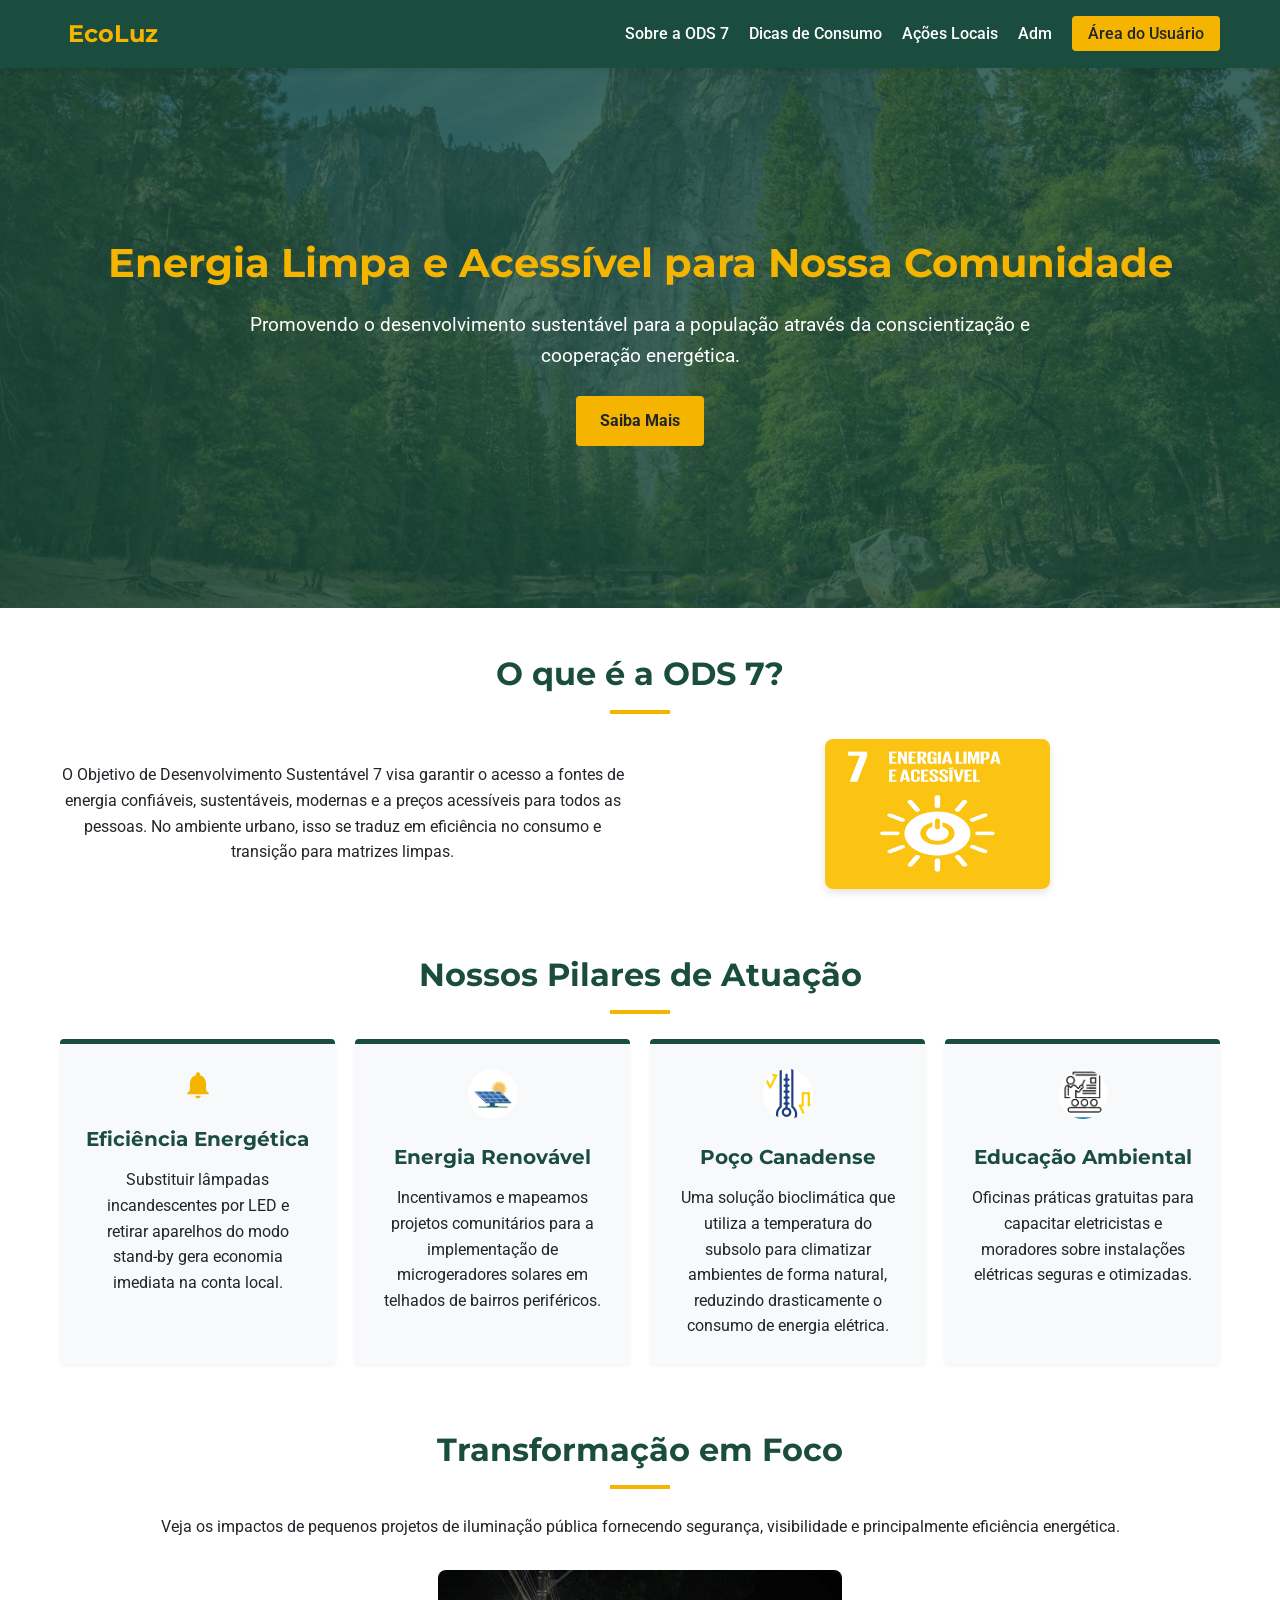
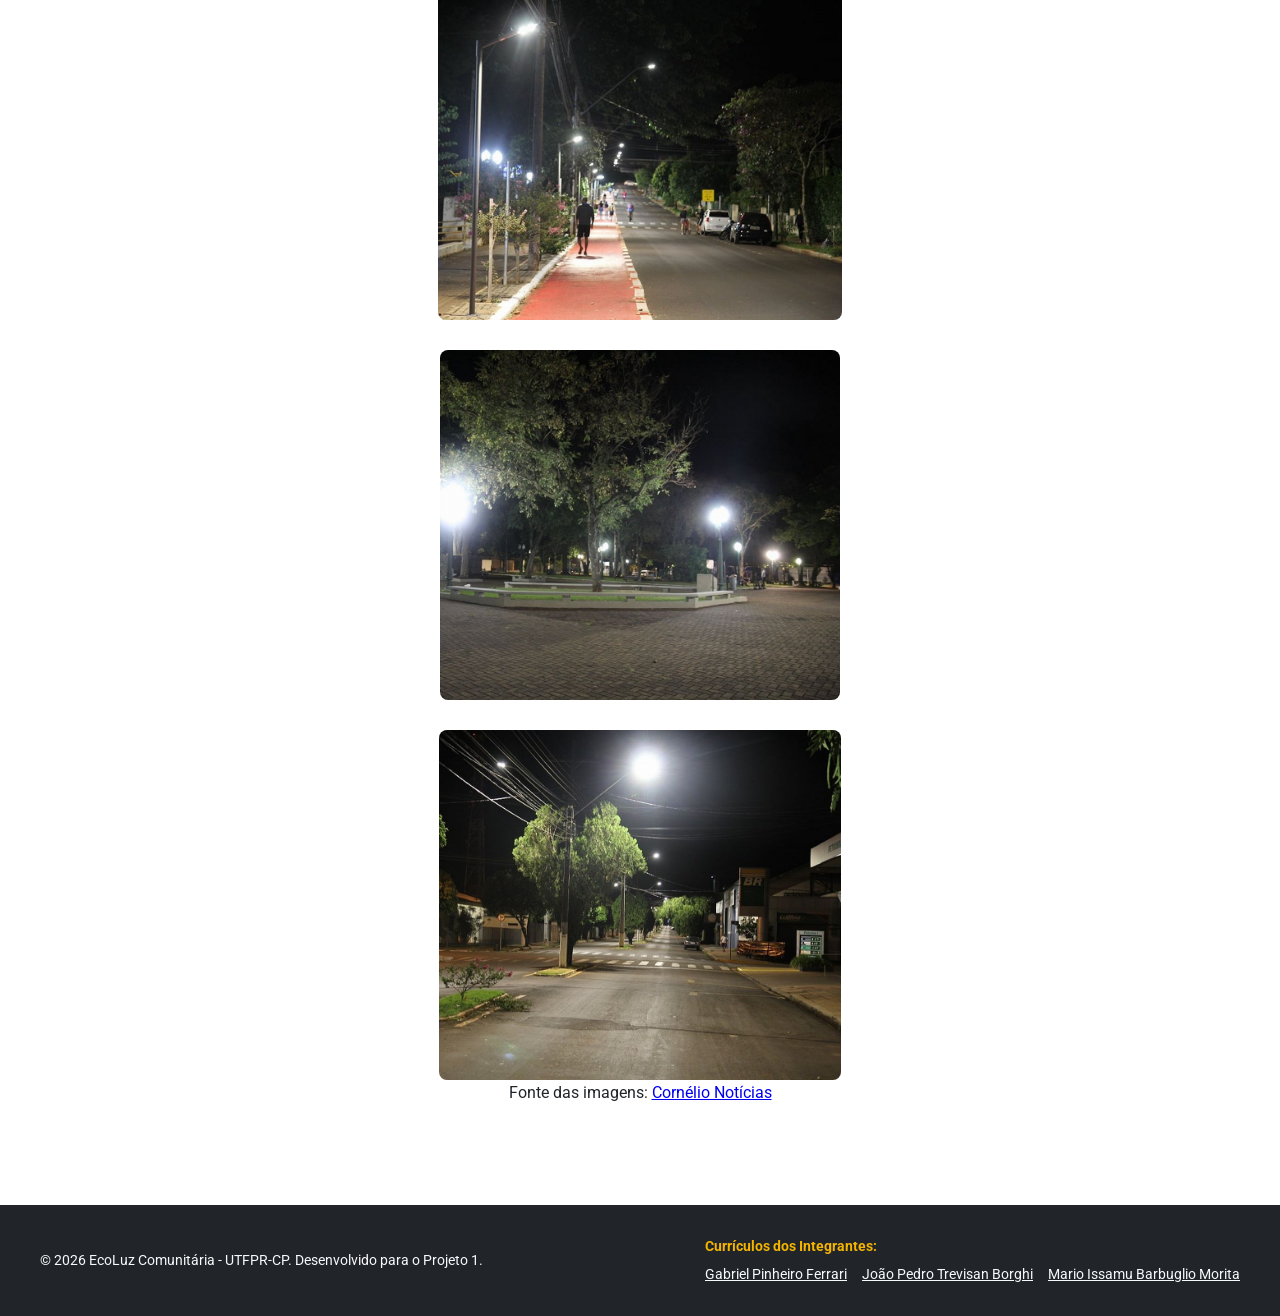
<file: index.html>
<!DOCTYPE html>
<html lang="pt-BR">
<head>
    <meta charset="UTF-8">
    <meta name="viewport" content="width=device-width, initial-scale=1.0">
    <title>EcoLuz Comunitária - ODS 7</title>
    <link rel="preconnect" href="https://fonts.googleapis.com">
    <link rel="preconnect" href="https://fonts.gstatic.com" crossorigin>
    <link href="https://fonts.googleapis.com/css2?family=Montserrat:wght@400;700&family=Roboto:wght@400;500&display=swap" rel="stylesheet">
    <link rel="stylesheet" href="css/style.css">
</head>
<body>

    <header class="main-header">
        <div class="header-container">
            <div class="logo">
                <svg class="icon" viewBox="0 0 24 24" xmlns="http://www.w3.org/2000/svg">
                    <path d="M10 20v-6h4v6h5v-8h3L12 3 2 12h3v8h5z"/>
                </svg>
                <span>EcoLuz</span>
            </div>
            <nav class="nav-menu">
                <ul>
                    <li><a href="#sobre">Sobre a ODS 7</a></li>
                    <li><a href="#dicas">Dicas de Consumo</a></li>
                    <li><a href="#comunidade">Ações Locais</a></li>
                    <li><a href="adm.html">Adm</a></li> <li><a href="login.html" class="btn-nav">Área do Usuário</a></li>
                </ul>
            </nav>
        </div>
    </header>

    <section class="hero">
        <div class="hero-content">
            <h1>Energia Limpa e Acessível para Nossa Comunidade</h1>
            <p>Promovendo o desenvolvimento sustentável para a população através da conscientização e cooperação energética.</p>
            <a href="#sobre" class="btn-cta">Saiba Mais</a>
        </div>
    </section>

    <main class="content-container">
        
        <section id="sobre" class="info-section">
            <h2>O que é a ODS 7?</h2>
            <div class="grid-2-col">
                <div class="text-box">
                    <p>O Objetivo de Desenvolvimento Sustentável 7 visa garantir o acesso a fontes de energia confiáveis, sustentáveis, modernas e a preços acessíveis para todos as pessoas. No ambiente urbano, isso se traduz em eficiência no consumo e transição para matrizes limpas.</p>
                </div>
                <div class="image-box">
                    <img src="figs/ods_7.png" height="150" alt="ODS 7 - Energia Limpa e Acessível">
                </div>
            </div>
        </section>

        <section id="dicas" class="cards-section">
            <h2>Nossos Pilares de Atuação</h2>
            <div class="cards-grid">
                <div class="card">
                    <svg class="icon-card" viewBox="0 0 24 24" width="32" height="32"><path fill="currentColor" d="M12 22c1.1 0 2-.9 2-2h-4c0 1.1.9 2 2 2zm6-6v-5c0-3.07-1.64-5.64-4.5-6.32V4c0-.83-.67-1.5-1.5-1.5s-1.5.67-1.5 1.5v.68C7.63 5.36 6 7.92 6 11v5l-2 2v1h16v-1l-2-2z"/></svg>
                    <h3>Eficiência Energética</h3>
                    <p>Substituir lâmpadas incandescentes por LED e retirar aparelhos do modo stand-by gera economia imediata na conta local.</p>
                </div>
                <div class="card">
                    <img src="figs/energia_solar.png" alt="Ícone ilustrativo de energia renovável" class="card-thumb-img">
                    <h3>Energia Renovável</h3>
                    <p>Incentivamos e mapeamos projetos comunitários para a implementação de microgeradores solares em telhados de bairros periféricos.</p>
                </div>
                <div class="card">
                    <img src="figs/poço_canadense.png" alt="Ilustração de tubulações sob o solo" class="card-thumb-img"> 
                    <h3>Poço Canadense</h3>
                    <p>Uma solução bioclimática que utiliza a temperatura do subsolo para climatizar ambientes de forma natural, reduzindo drasticamente o consumo de energia elétrica.</p>
                </div>
                <div class="card">
                    <img src="figs/capacitação.png" alt="Ícone ilustrativo de educação ambiental" class="card-thumb-img">
                    <h3>Educação Ambiental</h3>
                    <p>Oficinas práticas gratuitas para capacitar eletricistas e moradores sobre instalações elétricas seguras e otimizadas.</p>
                </div>
            </div>
        </section>

        <section id="comunidade" class="gallery-section">
            <h2>Transformação em Foco</h2>
            <p>Veja os impactos de pequenos projetos de iluminação pública fornecendo segurança, visibilidade e principalmente eficiência energética.</p>
            <figure class="gallery-container">
                <img src="figs/iluminação02.jpg" alt="Lâmpadas de LED iluminando praça 1" class="img-fluid">            
            </figure>
            <figure class="gallery-container">
                <img src="figs/iluminação03.jpg" alt="Lâmpadas de LED iluminando praça 2" class="img-fluid">
            </figure>
            <figure class="gallery-container">
                <img src="figs/iluminação04.jpg" alt="Lâmpadas de LED iluminando rua 2" class="img-fluid">
            </figure>

            <p class="fonte-imagens">
                Fonte das imagens:
                <a href="https://cornelionoticias.com.br/posts/detalhes/4974" target="_blank" rel="noopener">
                    Cornélio Notícias
                </a>
            </p>
        </section>

    </main>

    <footer class="main-footer">
        <div class="footer-container">
            <p>&copy; 2026 EcoLuz Comunitária - UTFPR-CP. Desenvolvido para o Projeto 1.</p>
            
            <div class="team-cv">
                <span>Currículos dos Integrantes:</span>
                <ul>
                    <li><a href="https://gabielpinfer.github.io/CV/" target="_blank" rel="noopener">Gabriel Pinheiro Ferrari</a></li>
                    <li><a href="https://borghi0.github.io/cv/" target="_blank" rel="noopener">João Pedro Trevisan Borghi</a></li>
                    <li><a href="https://issamu03.github.io/CurriculumVitae-CSS/" target="_blank" rel="noopener">Mario Issamu Barbuglio Morita</a></li>
                </ul>
            </div>
        </div>
    </footer>

</body>
</html>
</file>
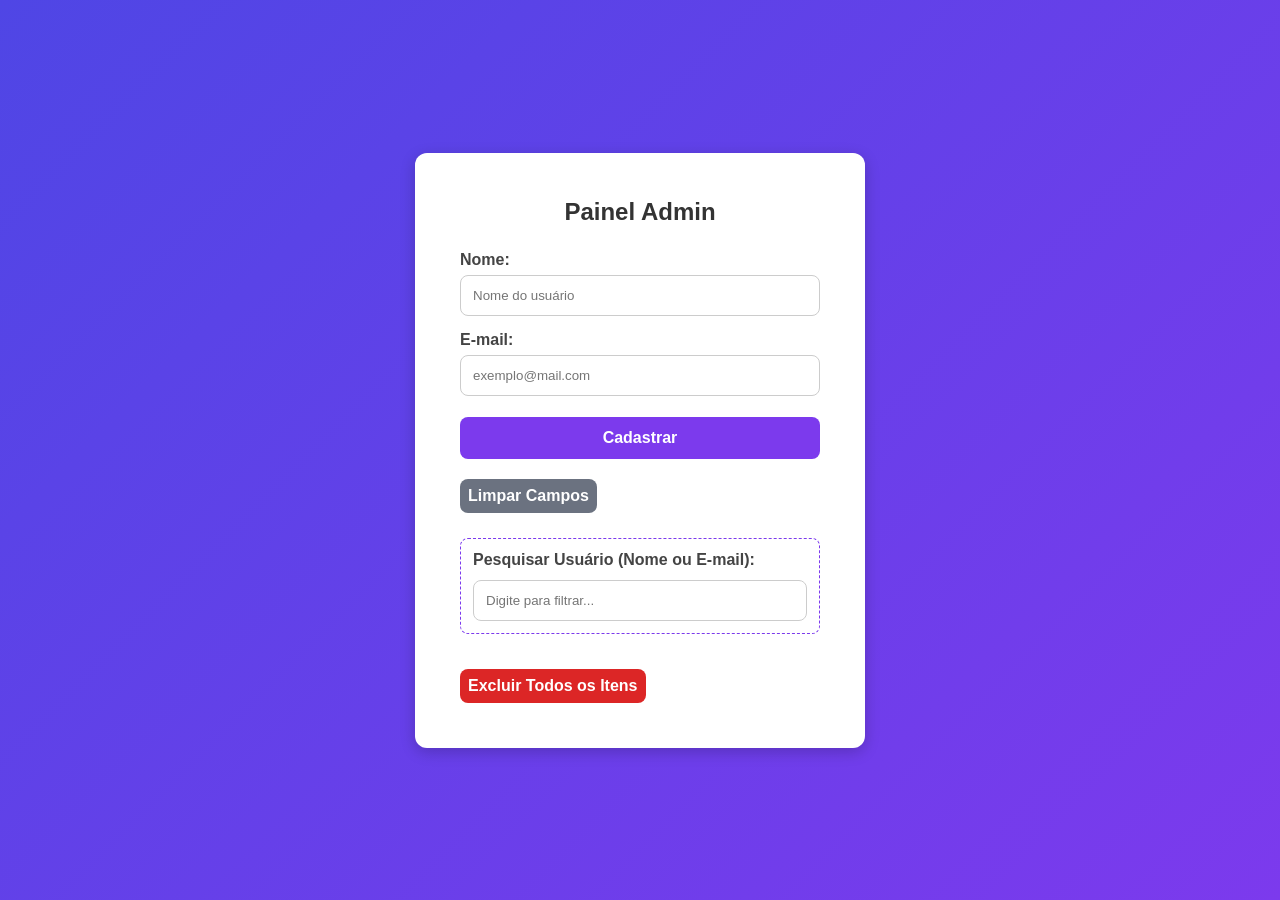
<file: adm.html>
<!DOCTYPE html>
<html lang="pt-br">
<head>
    <meta charset="UTF-8">
    <meta name="viewport" content="width=device-width, initial-scale=1.0">
    <title>Administração de Usuários</title>
    
    <link rel="stylesheet" href="css/form.css">
</head>
<body>
    <main>
        <section>
            <h1>Painel Admin</h1>

            <form id="adm-form">
                <div class="form-group">
                    <label for="adm-name">Nome:</label>
                    <input type="text" id="adm-name" placeholder="Nome do usuário" required>
                </div>
               
                <div class="form-group">
                    <label for="adm-email">E-mail:</label>
                    <input type="email" id="adm-email" placeholder="exemplo@mail.com" required>
                </div>
              
                <input class="btn" type="submit" value="Cadastrar">
                
                <button type="button" class="btn btn-secondary" id="btn-clear">Limpar Campos</button>
                
            </form>
          
            <div class="search-box">
                <label for="search">Pesquisar Usuário (Nome ou E-mail):</label>
                <input type="text" id="search" placeholder="Digite para filtrar...">
            </div>
          
            <ul id="user-list"></ul>
            
            <button type="button" class="btn btn-danger" id="btn-clear-all">Excluir Todos os Itens</button>
            
        </section>
    </main>

    <script src="js/adm.js"></script>
</body>
</html>
</file>
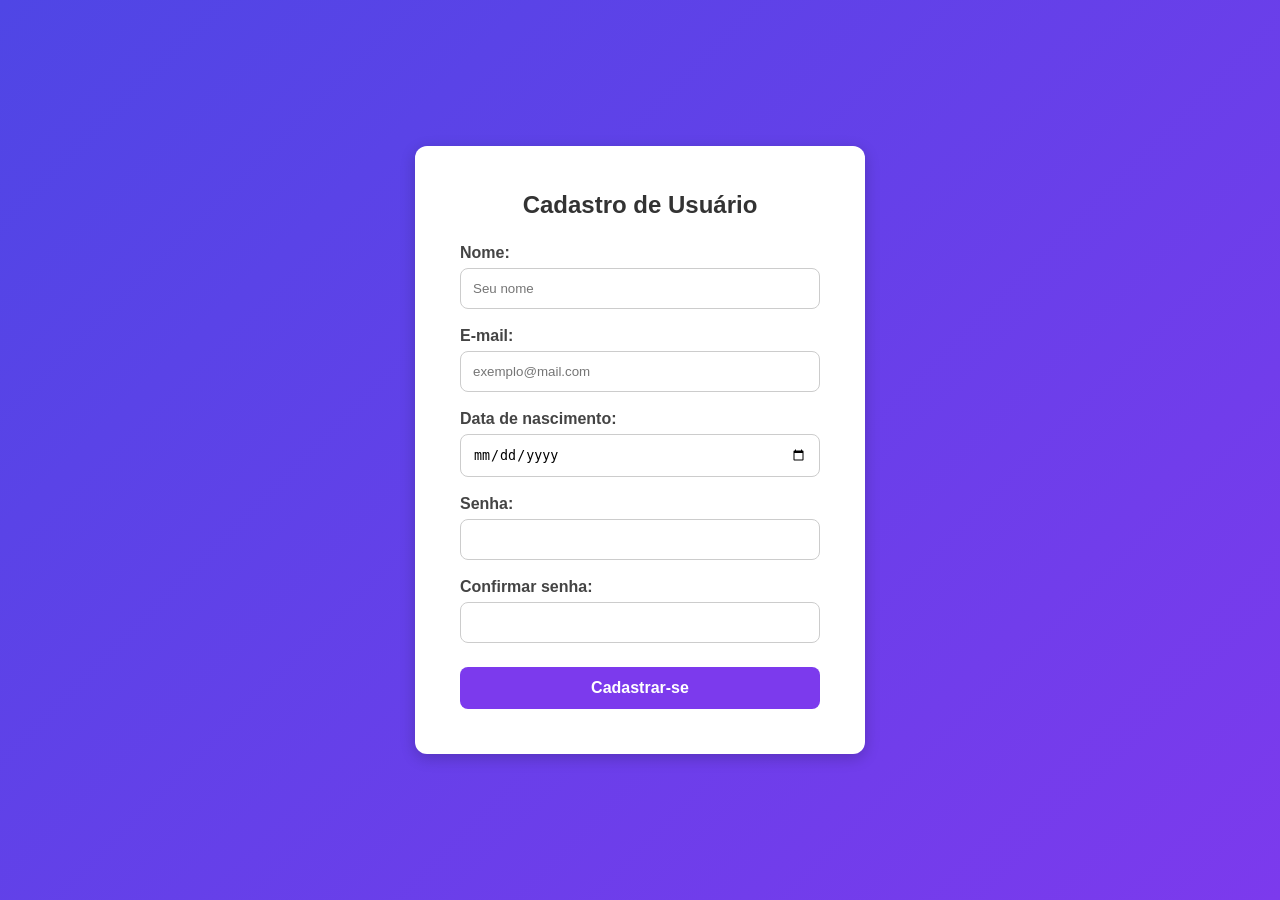
<file: cadastro.html>
<!DOCTYPE html>
<html lang="pt-br">
<head>
    <meta charset="UTF-8">
    <meta name="viewport" content="width=device-width, initial-scale=1.0">
    <link rel="stylesheet" href="css/form.css">
    <title>Cadastro</title>
</head>
<body>
    <main>
        <section>
            <h1>Cadastro de Usuário</h1>

            <form action="login.html">
                <label for="name">Nome:</label><br>
                <input type="text" id="name" name="name" placeholder="Seu nome" required>
                <br><br>

                <label for="email">E-mail:</label><br>
                <input type="email" id="email" name="email" placeholder="exemplo@mail.com" required>
                <br><br>

                <label for="birth-date">Data de nascimento:</label><br>
                <input type="date" id="birth-date" name="birth-date" required>
                <br><br>

                <label for="pwd">Senha:</label><br>
                <input type="password" id="pwd" name="pwd" required>
                <br><br>

                <label for="cpwd">Confirmar senha:</label><br>
                <input type="password" id="cpwd" name="cpwd" required>
                <br><br>

                <input class="btn" type="submit" value="Cadastrar-se">
            </form>

        </section>
    </main>
</body>
</html>
</file>
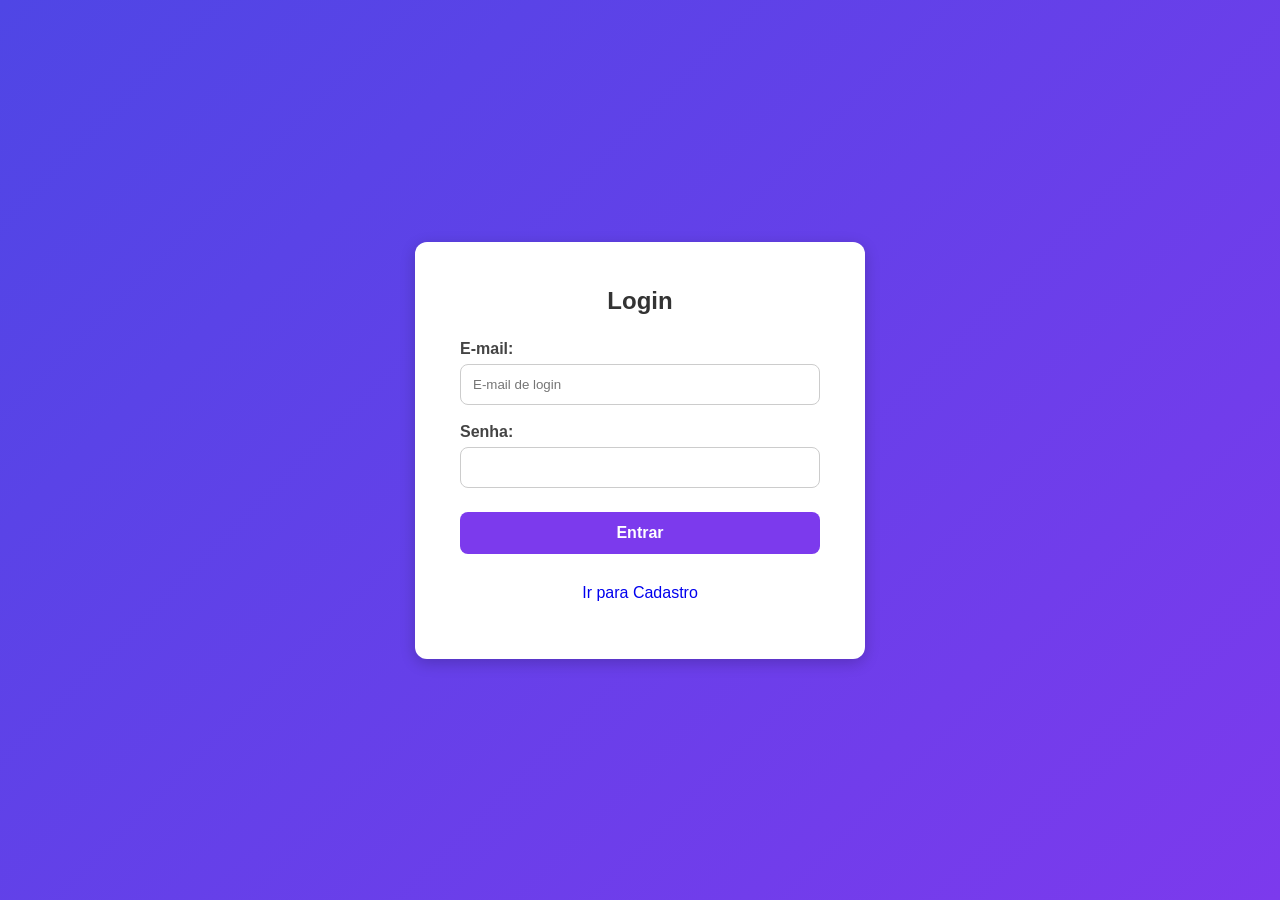
<file: login.html>
<!DOCTYPE html>
<html lang="pt-br">
<head>
    <meta charset="UTF-8">
    <meta name="viewport" content="width=device-width, initial-scale=1.0">
    <link rel="stylesheet" href="css/form.css">
    <title>Login</title>
</head>
<body>
    <main>
        <section>
            <h1>Login</h1>

            <form action="index.html">
                <label for="email">E-mail:</label><br>
                <input type="email" id="email" name="email" placeholder="E-mail de login" required>
                <br><br>

                <label for="pwd">Senha:</label><br>
                <input type="password" id="pwd" name="pwd" required>
                <br><br>

                <input class="btn" type="submit" value="Entrar">
            </form>

            <br>
            
            <a id="link-cad" href="cadastro.html">
                Ir para Cadastro
            </a>
            
        </section>
    </main>
</body>
</html>
</file>
<file: css/style.css>
* {
    margin: 0;
    padding: 0;
    box-sizing: border-box;
}

:root {
    --color-primary: #1b4d3e;
    --color-secondary: #f4b400;
    --color-dark: #212529;
    --color-light: #f8f9fa;
    --color-white: #ffffff;
    --font-headings: 'Montserrat', sans-serif;
    --font-body: 'Roboto', Arial, sans-serif;
}

body {
    font-family: var(--font-body);
    color: var(--color-dark);
    background-color: var(--color-white);
    line-height: 1.6;
}

h1, h2, h3 {
    font-family: var(--font-headings);
    color: var(--color-primary);
}

/* CABEÇALHO E MENU */
.main-header {
    background-color: var(--color-primary);
    color: var(--color-white);
    position: sticky;
    top: 0;
    z-index: 1000;
    box-shadow: 0 2px 5px rgba(0,0,0,0.1);
}

.header-container {
    max-width: 1200px;
    margin: 0 auto;
    display: flex;
    justify-content: space-between;
    align-items: center;
    padding: 15px 20px;
}

.logo {
    display: flex;
    align-items: center;
    font-size: 1.5rem;
    font-weight: bold;
    font-family: var(--font-headings);
    color: var(--color-secondary);
}

.icon {
    margin-right: 8px;
}

.nav-menu ul {
    display: flex;
    list-style: none;
    align-items: center;
}

.nav-menu li {
    margin-left: 20px;
}

.nav-menu a {
    color: var(--color-white);
    text-decoration: none;
    font-weight: 500;
    transition: color 0.3s;
}

.nav-menu a:hover {
    color: var(--color-secondary);
}

.btn-nav {
    background-color: var(--color-secondary);
    color: var(--color-dark) !important;
    padding: 8px 16px;
    border-radius: 4px;
    font-weight: bold;
}

.btn-nav:hover {
    background-color: var(--color-white) !important;
    color: var(--color-primary) !important;
}

/* BANNER PRINCIPAL (HERO) */
.hero {
    background: linear-gradient(rgba(27, 77, 62, 0.8), rgba(27, 77, 62, 0.8)), url('../figs/banner.jpg') no-repeat center center/cover;
    height: 60vh;
    display: flex;
    align-items: center;
    justify-content: center;
    text-align: center;
    color: var(--color-white);
    padding: 0 20px;
}

.hero-content h1 {
    color: var(--color-secondary);
    font-size: 2.5rem;
    margin-bottom: 15px;
}

.hero-content p {
    font-size: 1.2rem;
    max-width: 800px;
    margin: 0 auto 25px auto;
}

.btn-cta {
    display: inline-block;
    background-color: var(--color-secondary);
    color: var(--color-dark);
    padding: 12px 24px;
    text-decoration: none;
    font-weight: bold;
    border-radius: 4px;
    transition: transform 0.2s;
}

.btn-cta:hover {
    transform: scale(1.05);
}

/* CONTEÚDO E SEÇÕES */
.content-container {
    max-width: 1200px;
    margin: 0 auto;
    padding: 40px 20px;
}

.info-section, .cards-section, .gallery-section {
    margin-bottom: 60px;
    text-align: center;
}

h2 {
    font-size: 2rem;
    margin-bottom: 25px;
    text-align: center;
    position: relative;
}

h2::after {
    content: '';
    display: block;
    width: 60px;
    height: 4px;
    background-color: var(--color-secondary);
    margin: 10px auto 0 auto;
}

.grid-2-col {
    display: flex;
    gap: 30px;
    align-items: center;
    flex-wrap: wrap;
}

.text-box, .image-box {
    flex: 1 1 450px;
}

.image-box img {
    width: 25lvb;
    display: flex;
    margin: 0 auto;
    border-radius: 8px;
    box-shadow: 0 4px 8px rgba(0,0,0,0.1);
}

/* CARDS GRID */
.cards-grid {
    display: flex;
    gap: 20px;
    flex-wrap: wrap;
    justify-content: center;
}

.card {
    background-color: var(--color-light);
    border-top: 5px solid var(--color-primary);
    padding: 25px;
    border-radius: 4px;
    flex: 1 1 250px;
    max-width: 280px;
    text-align: center;
    box-shadow: 0 2px 4px rgba(0,0,0,0.05);
}

.icon-card {
    color: var(--color-secondary);
    margin-bottom: 15px;
}

.card-thumb-img {
    width: 50px;
    height: 50px;
    border-radius: 50%;
    margin-bottom: 15px;
    object-fit: cover;
}

.card h3 {
    margin-bottom: 12px;
    font-size: 1.25rem;
}

/* GALERIA */
.gallery-container {
    width: 600px;
    height: 350px;
    display: flex;
    justify-content: center;
    margin: auto;
    margin-top: 30px;
    text-align: center;
}

.img-fluid {
    max-width: 100%;
    height: auto;
    border-radius: 8px;
}

#rua1{
    justify-content: center;
}

/* RODAPÉ */
.main-footer {
    background-color: var(--color-dark);
    color: var(--color-light);
    padding: 30px 20px;
    font-size: 0.9rem;
}

.footer-container {
    max-width: 1200px;
    margin: 0 auto;
    display: flex;
    justify-content: space-between;
    align-items: center;
    flex-wrap: wrap;
    gap: 20px;
}

.team-cv span {
    font-weight: bold;
    display: block;
    margin-bottom: 5px;
    color: var(--color-secondary);
}

.team-cv ul {
    list-style: none;
    display: flex;
    gap: 15px;
}

.team-cv a {
    color: var(--color-light);
    text-decoration: underline;
}

.team-cv a:hover {
    color: var(--color-secondary);
}

/* Responsividade Básica */
@media (max-width: 768px) {
    .header-container, .footer-container {
        flex-direction: column;
        text-align: center;
    }
    .nav-menu ul {
        margin-top: 15px;
    }
    .team-cv ul {
        justify-content: center;
    }
}
</file>
<file: css/form.css>
/* Reset */
*{
    margin: 0;
    padding: 0;
    box-sizing: border-box;
}

/* Corpo da página */
body{
    font-family: Arial, Helvetica, sans-serif;
    background: linear-gradient(135deg, #4f46e5, #7c3aed);
    padding: 20px 0;
    height: auto;
    min-height: 100vh;
    display: flex;
    justify-content: center;
    align-items: center;
}

/* Caixa do formulário */
section{
    background-color: #fff;
    padding: 45px;
    border-radius: 12px;
    width: 450px;
    max-height: 90vh;
    box-shadow: 0 4px 15px rgba(0,0,0,0.2);
    overflow-y: auto;
}

/* Título */
h1{
    text-align: center;
    margin-bottom: 25px;
    color: #333;
}

/* Labels */
label{
    font-weight: bold;
    color: #444;
}

/* Inputs */
input{
    width: 100%;
    padding: 12px;
    margin-top: 6px;
    border: 1px solid #ccc;
    border-radius: 8px;
    outline: none;
    transition: 0.3s;
}

/* Efeito ao clicar */
input:focus{
    border-color: #7c3aed;
    box-shadow: 0 0 5px rgba(124, 58, 237, 0.5);
}

/* Botão */
.btn{
    background-color: #7c3aed;
    color: white;
    font-size: 16px;
    font-weight: bold;
    border: none;
    cursor: pointer;
    transition: 0.3s;
}
.btn:hover{
    background-color: #5b21b6;
}

.form-group {
    margin-bottom: 15px;
    text-align: left;
}

.btn-secondary {
    background: #6b7280;
    margin-top: 20px;
    padding: 8px;
    border-radius: 8px;
}

.btn-secondary:hover {
    background: #4b5563;
}

.btn-danger {
    background: #dc2626;
    margin-top: 20px;
    padding: 8px;
    border-radius: 8px;
}

.btn-danger:hover {
    background: #b91c1c;
}

.search-box {
    margin-top: 25px;
    margin-bottom: 15px;
    padding: 12px;
    border: 1px dashed #7c3aed;
    border-radius: 8px;
    text-align: left;
}

.search-box label {
    display: block;
    margin-bottom: 5px;
}

.btn-delete-item {
    background: #ef4444;
    color: white;
    border: none;
    padding: 4px 8px;
    border-radius: 4px;
    cursor: pointer;
    width: auto;
    margin: 0;
    font-weight: bold;
}

.btn-delete-item:hover {
    background: #dc2626;
}

/* Botão de link */
#link-cad{
    display: block;
    text-align: center;
    text-decoration: none;
    padding: 12px;
    border-radius: 8px;
}
#link-cad:hover{
    color: #5b21b6;
}

#user-list {
    margin-top: 15px;
    list-style-type: none;
    text-align: left;
    padding: 0;
}

#user-list li {
    background: #f3f4f6;
    padding: 10px;
    margin-bottom: 8px;
    border-radius: 6px;
    display: flex;
    justify-content: space-between;
    align-items: center;
    font-size: 14px;
    color: #333;
}
</file>
